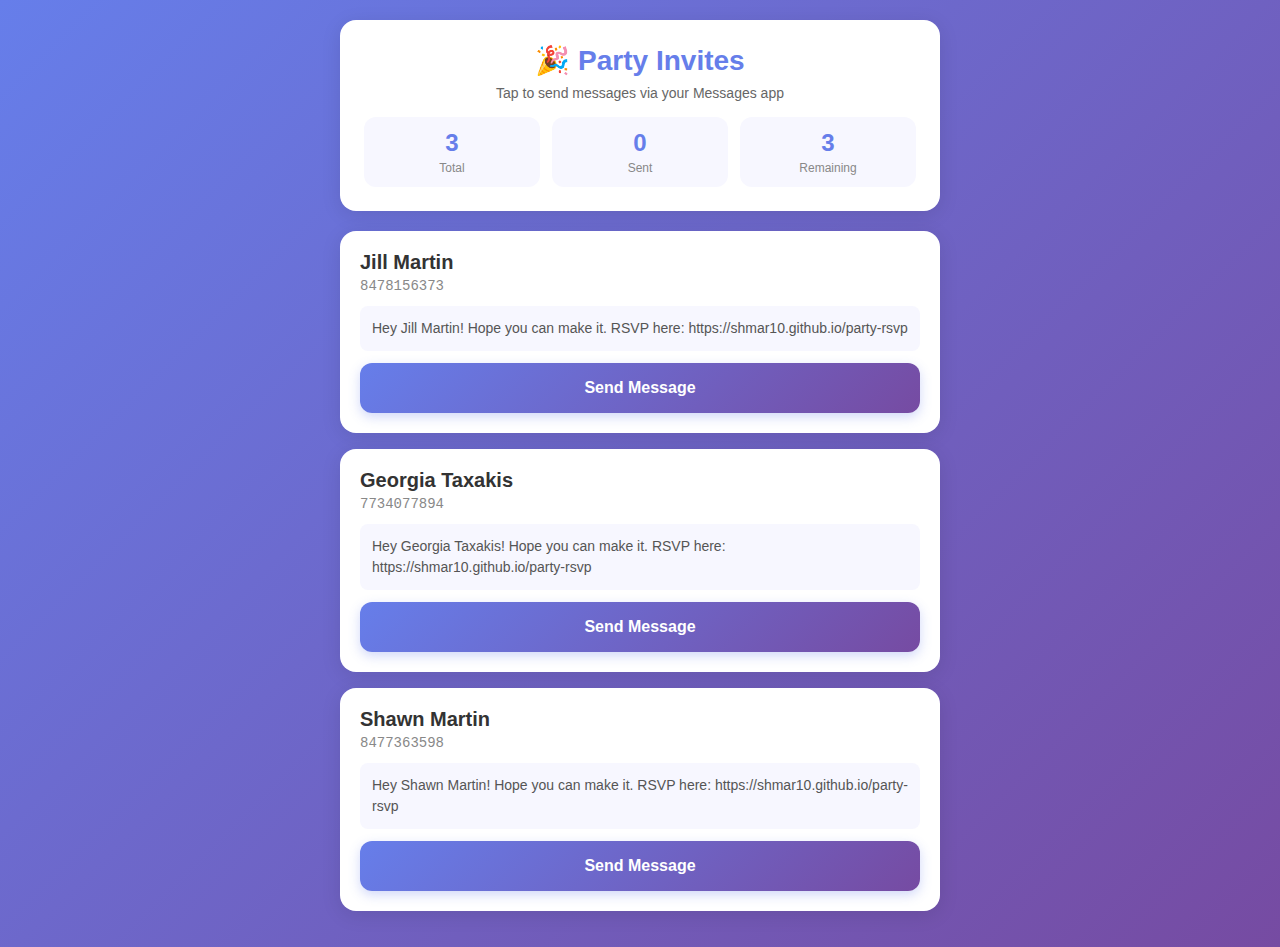
<file: mobile_sender.html>
<!DOCTYPE html>
<html lang="en">

<head>
    <meta charset="UTF-8">
    <meta name="viewport" content="width=device-width, initial-scale=1.0">
    <title>Party Invites - Quick Send</title>
    <style>
        * {
            margin: 0;
            padding: 0;
            box-sizing: border-box;
        }

        body {
            font-family: -apple-system, BlinkMacSystemFont, 'Segoe UI', Roboto, sans-serif;
            background: linear-gradient(135deg, #667eea 0%, #764ba2 100%);
            min-height: 100vh;
            padding: 20px;
        }

        .container {
            max-width: 600px;
            margin: 0 auto;
        }

        .header {
            background: white;
            border-radius: 16px;
            padding: 24px;
            margin-bottom: 20px;
            box-shadow: 0 4px 20px rgba(0, 0, 0, 0.1);
            text-align: center;
        }

        .header h1 {
            color: #667eea;
            font-size: 28px;
            margin-bottom: 8px;
        }

        .header p {
            color: #666;
            font-size: 14px;
        }

        .stats {
            display: flex;
            gap: 12px;
            margin-top: 16px;
        }

        .stat {
            flex: 1;
            background: #f7f7ff;
            padding: 12px;
            border-radius: 12px;
            text-align: center;
        }

        .stat-number {
            font-size: 24px;
            font-weight: bold;
            color: #667eea;
        }

        .stat-label {
            font-size: 12px;
            color: #888;
            margin-top: 4px;
        }

        .guest-card {
            background: white;
            border-radius: 16px;
            padding: 20px;
            margin-bottom: 16px;
            box-shadow: 0 4px 20px rgba(0, 0, 0, 0.1);
        }

        .guest-card.sent {
            opacity: 0.6;
            background: #f0f0f0;
        }

        .guest-info {
            margin-bottom: 12px;
        }

        .guest-name {
            font-size: 20px;
            font-weight: 600;
            color: #333;
            margin-bottom: 4px;
        }

        .guest-phone {
            font-size: 14px;
            color: #888;
            font-family: 'Courier New', monospace;
        }

        .message-preview {
            background: #f7f7ff;
            padding: 12px;
            border-radius: 8px;
            margin-bottom: 12px;
            font-size: 14px;
            color: #555;
            line-height: 1.5;
        }

        .send-btn {
            width: 100%;
            padding: 16px;
            background: linear-gradient(135deg, #667eea 0%, #764ba2 100%);
            color: white;
            border: none;
            border-radius: 12px;
            font-size: 16px;
            font-weight: 600;
            cursor: pointer;
            transition: transform 0.2s;
            box-shadow: 0 4px 12px rgba(102, 126, 234, 0.3);
        }

        .send-btn:active {
            transform: scale(0.98);
        }

        .send-btn.sent {
            background: #888;
            box-shadow: none;
        }

        @media (max-width: 480px) {
            .header h1 {
                font-size: 24px;
            }

            .guest-name {
                font-size: 18px;
            }
        }
    </style>
</head>

<body>
    <div class="container">
        <div class="header">
            <h1>🎉 Party Invites</h1>
            <p>Tap to send messages via your Messages app</p>
            <div class="stats">
                <div class="stat">
                    <div class="stat-number" id="totalCount">0</div>
                    <div class="stat-label">Total</div>
                </div>
                <div class="stat">
                    <div class="stat-number" id="sentCount">0</div>
                    <div class="stat-label">Sent</div>
                </div>
                <div class="stat">
                    <div class="stat-number" id="remainingCount">0</div>
                    <div class="stat-label">Remaining</div>
                </div>
            </div>
        </div>

        <div id="guestList"></div>
    </div>

    <script>
        // ========================================
        // CUSTOMIZE THESE VALUES (updated automatically by Party Manager):
        // ========================================
        const PARTY_LINK = "https://shmar10.github.io/party-rsvp";
        const EVENT_ID = "Celebration NightCelebration Night"; // Unique ID for tracking progress

        // Add your guests here (copy from guests.csv)
        const guests = [
            { name: "Jill Martin", phone: "8478156373" },
            { name: "Georgia Taxakis", phone: "7734077894" },
            { name: "Shawn Martin", phone: "8477363598" }
        ];
        // ========================================

        // Use event-specific storage key
        const STORAGE_KEY = `sentGuests_${EVENT_ID.toLowerCase().replace(/\s+/g, '_')}`;
        let sentGuests = new Set(JSON.parse(localStorage.getItem(STORAGE_KEY) || '[]'));

        function renderGuests() {
            const listEl = document.getElementById('guestList');
            listEl.innerHTML = '';

            guests.forEach((guest) => {
                const isSent = sentGuests.has(guest.phone);
                const message = `Hey ${guest.name}! Hope you can make it. RSVP here: ${PARTY_LINK}`;

                const card = document.createElement('div');
                card.className = `guest-card ${isSent ? 'sent' : ''}`;
                card.innerHTML = `
                    <div class="guest-info">
                        <div class="guest-name">${guest.name}</div>
                        <div class="guest-phone">${guest.phone}</div>
                    </div>
                    <div class="message-preview">${message}</div>
                    <button class="send-btn ${isSent ? 'sent' : ''}" onclick="sendMessage('${guest.phone}', '${guest.name}')">
                        ${isSent ? '✓ Sent' : 'Send Message'}
                    </button>
                `;
                listEl.appendChild(card);
            });
        }

        function sendMessage(phone, name) {
            const message = `Hey ${name}! Hope you can make it. RSVP here: ${PARTY_LINK}`;
            const smsUrl = `sms:${phone}?body=${encodeURIComponent(message)}`;

            // Mark as sent
            sentGuests.add(phone);
            localStorage.setItem(STORAGE_KEY, JSON.stringify([...sentGuests]));

            // Open Messages app
            window.location.href = smsUrl;

            // Update UI
            setTimeout(() => {
                renderGuests();
                updateStats();
            }, 500);
        }

        function updateStats() {
            document.getElementById('totalCount').textContent = guests.length;
            document.getElementById('sentCount').textContent = sentGuests.size;
            document.getElementById('remainingCount').textContent = guests.length - sentGuests.size;
        }

        // Initialize
        renderGuests();
        updateStats();

        // Reset (long-press header for 2 seconds to reset)
        let headerPressTimer;
        document.querySelector('.header').addEventListener('touchstart', () => {
            headerPressTimer = setTimeout(() => {
                if (confirm(`Reset sent status for "${EVENT_ID}"?`)) {
                    localStorage.removeItem(STORAGE_KEY);
                    sentGuests.clear();
                    renderGuests();
                    updateStats();
                }
            }, 2000);
        });
        document.querySelector('.header').addEventListener('touchend', () => {
            clearTimeout(headerPressTimer);
        });
    </script>
</body>

</html>
</file>
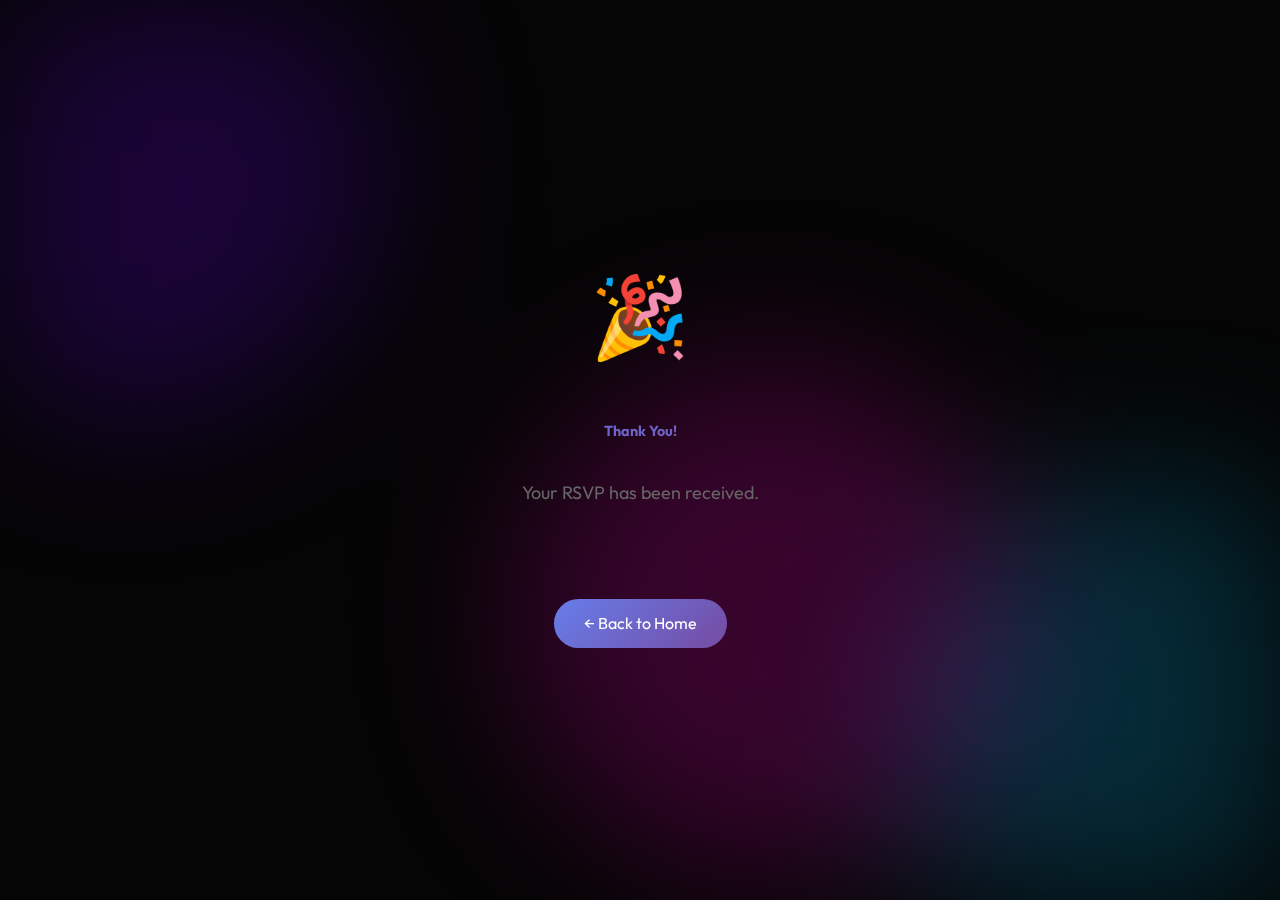
<file: thank-you.html>
<!DOCTYPE html>
<html lang="en">

<head>
    <meta charset="UTF-8">
    <meta name="viewport" content="width=device-width, initial-scale=1.0">
    <title>Thank You! | Party RSVP</title>
    <link rel="stylesheet" href="styles.css">
    <link rel="preconnect" href="https://fonts.googleapis.com">
    <link rel="preconnect" href="https://fonts.gstatic.com" crossorigin>
    <link href="https://fonts.googleapis.com/css2?family=Outfit:wght@300;400;600;700&display=swap" rel="stylesheet">
    <style>
        .thank-you-container {
            text-align: center;
            padding: 60px 20px;
            max-width: 600px;
            margin: 0 auto;
        }

        .emoji {
            font-size: 80px;
            margin-bottom: 20px;
            animation: bounce 2s infinite;
        }

        @keyframes bounce {

            0%,
            100% {
                transform: translateY(0);
            }

            50% {
                transform: translateY(-20px);
            }
        }

        .thank-you-message {
            font-size: 32px;
            font-weight: 700;
            margin-bottom: 20px;
            background: linear-gradient(135deg, #667eea 0%, #764ba2 100%);
            -webkit-background-clip: text;
            -webkit-text-fill-color: transparent;
            background-clip: text;
        }

        .thank-you-text {
            font-size: 18px;
            color: #666;
            line-height: 1.6;
            margin-bottom: 40px;
        }

        .event-reminder {
            background: rgba(102, 126, 234, 0.1);
            border-left: 4px solid #667eea;
            padding: 20px;
            border-radius: 8px;
            margin-bottom: 30px;
            text-align: left;
        }

        .back-btn {
            display: inline-block;
            padding: 12px 30px;
            background: linear-gradient(135deg, #667eea 0%, #764ba2 100%);
            color: white;
            text-decoration: none;
            border-radius: 30px;
            transition: transform 0.2s;
        }

        .back-btn:hover {
            transform: scale(1.05);
        }

        .calendar-btn {
            display: inline-block;
            padding: 12px 30px;
            background: #28a745;
            color: white;
            text-decoration: none;
            border-radius: 30px;
            transition: transform 0.2s;
            margin: 10px;
            border: none;
            font-size: 16px;
            cursor: pointer;
        }

        .calendar-btn:hover {
            transform: scale(1.05);
            background: #218838;
        }

        .btn-container {
            margin-top: 20px;
        }
    </style>
</head>

<body class="dark-mode">
    <div class="background-blobs">
        <div class="blob blob-1"></div>
        <div class="blob blob-2"></div>
        <div class="blob blob-3"></div>
    </div>

    <main class="container thank-you-container" data-event-name="" data-event-date="" data-event-time=""
        data-event-location="">
        <div class="emoji" id="emoji">🎉</div>
        <h1 class="thank-you-message" id="message">Thank You!</h1>
        <p class="thank-you-text" id="text"></p>

        <div class="event-reminder" id="reminder" style="display: none;">
            <h3 style="margin-top: 0; color: #667eea;">Event Details:</h3>
            <p style="margin: 10px 0;"><strong>📅 Date:</strong> <span id="detailDate">Saturday, Jan 24th</span></p>
            <p style="margin: 10px 0;"><strong>⏰ Time:</strong> <span id="detailTime">6:00 PM</span></p>
            <p style="margin: 10px 0;"><strong>📍 Location:</strong> <span id="detailLocation">The Martin's Lanai</span>
            </p>
        </div>

        <div class="btn-container">
            <button class="calendar-btn" id="addToCalendarBtn" style="display: none;" onclick="addToCalendar()">
                📅 Add to Calendar
            </button>
            <br>
            <button class="calendar-btn" id="addToGoogleCalendarBtn"
                style="display: none; background-color: #4285F4; margin-top: 5px;" onclick="addToGoogleCalendar()">
                📅 Add to Google Calendar (Android)
            </button>
            <br>
            <a href="index.html" class="back-btn">← Back to Home</a>
        </div>
    </main>

    <script>
        // Get attending status and event details from URL parameters
        const urlParams = new URLSearchParams(window.location.search);
        const attending = urlParams.get('attending');
        const eventName = urlParams.get('event') || 'Party Event';
        const eventDate = urlParams.get('date') || 'Saturday, Jan 24th';
        const eventTime = urlParams.get('time') || '6:00 PM';
        const eventLocation = urlParams.get('location') || 'TBD';

        const emojiEl = document.getElementById('emoji');
        const messageEl = document.getElementById('message');
        const textEl = document.getElementById('text');
        const reminderEl = document.getElementById('reminder');
        const addCalendarBtn = document.getElementById('addToCalendarBtn');
        const addGoogleCalendarBtn = document.getElementById('addToGoogleCalendarBtn');

        // Store event details in data attributes
        const mainEl = document.querySelector('.thank-you-container');
        mainEl.setAttribute('data-event-name', eventName);
        mainEl.setAttribute('data-event-date', eventDate);
        mainEl.setAttribute('data-event-time', eventTime);
        mainEl.setAttribute('data-event-location', eventLocation);

        if (attending === 'yes') {
            emojiEl.textContent = '🎉';
            messageEl.textContent = "We Can't Wait to See You!";
            textEl.textContent = "Your RSVP has been received. We're so excited you can make it! Get ready for an unforgettable evening of great music, drinks, and amazing company.";
            reminderEl.style.display = 'block';
            addCalendarBtn.style.display = 'inline-block';
            addGoogleCalendarBtn.style.display = 'inline-block';

            // Update detail display
            document.getElementById('detailDate').textContent = eventDate;
            document.getElementById('detailTime').textContent = eventTime;
            document.getElementById('detailLocation').textContent = eventLocation;
        } else if (attending === 'no') {
            emojiEl.textContent = '😢';
            messageEl.textContent = "We'll Miss You!";
            textEl.textContent = "Thank you for letting us know. We're sorry you can't make it, but we hope to see you at the next celebration!";
        } else {
            // Default message if no parameter
            messageEl.textContent = "Thank You!";
            textEl.textContent = "Your RSVP has been received.";
        }

        function addToCalendar() {
            const name = mainEl.getAttribute('data-event-name');
            const date = mainEl.getAttribute('data-event-date');
            const time = mainEl.getAttribute('data-event-time');
            const location = mainEl.getAttribute('data-event-location');

            // Parse date and time (this is a simplified parser - adjust as needed)
            // For now, we'll use a fixed date format
            // You can enhance this to parse various formats
            const eventDateTime = parseEventDateTime(date, time);

            // Generate .ics file content
            const icsContent = generateICS(name, eventDateTime, location);

            // Create download link
            const blob = new Blob([icsContent], { type: 'text/calendar;charset=utf-8' });
            const link = document.createElement('a');
            link.href = URL.createObjectURL(blob);
            link.download = 'event.ics';
            document.body.appendChild(link);
            link.click();
            document.body.removeChild(link);
        }

        function addToGoogleCalendar() {
            const name = mainEl.getAttribute('data-event-name');
            const date = mainEl.getAttribute('data-event-date');
            const time = mainEl.getAttribute('data-event-time');
            const location = mainEl.getAttribute('data-event-location');

            const startDate = parseEventDateTime(date, time);
            const endDate = new Date(startDate.getTime() + (3 * 60 * 60 * 1000)); // 3 hours duration

            const formatDate = (date) => {
                return date.toISOString().replace(/[-:]/g, '').split('.')[0] + 'Z';
            };

            const startStr = formatDate(startDate);
            const endStr = formatDate(endDate);

            const url = new URL('https://calendar.google.com/calendar/render');
            url.searchParams.append('action', 'TEMPLATE');
            url.searchParams.append('text', name);
            url.searchParams.append('dates', `${startStr}/${endStr}`);
            url.searchParams.append('details', 'RSVP confirmed. See you there!');
            url.searchParams.append('location', location);

            window.location.href = url.toString();
        }

        function parseEventDateTime(dateStr, timeStr) {
            // Simple parser - enhance as needed
            // For now, returns a default date
            // In production, you'd want to parse the actual date/time strings
            const now = new Date();
            const year = now.getFullYear();

            // Try to extract month and day from dateStr
            // This is a simple implementation
            const month = dateStr.includes('Jan') ? 0 :
                dateStr.includes('Feb') ? 1 :
                    dateStr.includes('Mar') ? 2 :
                        dateStr.includes('Apr') ? 3 :
                            dateStr.includes('May') ? 4 :
                                dateStr.includes('Jun') ? 5 :
                                    dateStr.includes('Jul') ? 6 :
                                        dateStr.includes('Aug') ? 7 :
                                            dateStr.includes('Sep') ? 8 :
                                                dateStr.includes('Oct') ? 9 :
                                                    dateStr.includes('Nov') ? 10 : 11;

            const dayMatch = dateStr.match(/\d+/);
            const day = dayMatch ? parseInt(dayMatch[0]) : 1;

            // Parse time
            const hourMatch = timeStr.match(/(\d+):?(\d*)\s*(AM|PM)/i);
            let hour = 18; // default 6 PM
            let minute = 0;

            if (hourMatch) {
                hour = parseInt(hourMatch[1]);
                minute = hourMatch[2] ? parseInt(hourMatch[2]) : 0;
                if (hourMatch[3].toUpperCase() === 'PM' && hour < 12) hour += 12;
                if (hourMatch[3].toUpperCase() === 'AM' && hour === 12) hour = 0;
            }

            return new Date(year, month, day, hour, minute);
        }

        function generateICS(title, startDate, location) {
            const endDate = new Date(startDate.getTime() + (3 * 60 * 60 * 1000)); // 3 hours duration

            const formatDate = (date) => {
                return date.toISOString().replace(/[-:]/g, '').split('.')[0] + 'Z';
            };

            const now = new Date();
            const dtstamp = formatDate(now);
            const dtstart = formatDate(startDate);
            const dtend = formatDate(endDate);

            return `BEGIN:VCALENDAR
VERSION:2.0
PRODID:-//Party RSVP//Event//EN
BEGIN:VEVENT
UID:${dtstamp}@partyrsvp
DTSTAMP:${dtstamp}
DTSTART:${dtstart}
DTEND:${dtend}
SUMMARY:${title}
LOCATION:${location}
DESCRIPTION:${title} - See you there!
STATUS:CONFIRMED
END:VEVENT
END:VCALENDAR`;
        }
    </script>
</body>

</html>
</file>
<file: styles.css>
:root {
    --bg-color: #050505;
    --card-bg: rgba(255, 255, 255, 0.05);
    --text-primary: #ffffff;
    --text-secondary: #a0a0a0;
    --accent-color: #7000ff;
    --accent-glow: rgba(112, 0, 255, 0.5);
    --error-color: #ff4d4d;
    --success-color: #00ff7f;
    --font-main: 'Outfit', sans-serif;
}

* {
    margin: 0;
    padding: 0;
    box-sizing: border-box;
}

body {
    background-color: var(--bg-color);
    color: var(--text-primary);
    font-family: var(--font-main);
    line-height: 1.6;
    overflow-x: hidden;
    min-height: 100vh;
    display: flex;
    justify-content: center;
    align-items: center;
}

/* Background Animations */
.background-blobs {
    position: fixed;
    top: 0;
    left: 0;
    width: 100%;
    height: 100%;
    z-index: -1;
    overflow: hidden;
    filter: blur(80px);
}

.blob {
    position: absolute;
    width: 40vw;
    height: 40vw;
    border-radius: 50%;
    opacity: 0.2;
    animation: move 20s infinite alternate;
}

.blob-1 {
    background: var(--accent-color);
    top: -10%;
    left: -10%;
}

.blob-2 {
    background: #00c2ff;
    bottom: -10%;
    right: -10%;
    animation-delay: -5s;
}

.blob-3 {
    background: #ff00c8;
    top: 40%;
    left: 40%;
    animation-delay: -10s;
}

@keyframes move {
    from { transform: translate(0, 0) scale(1); }
    to { transform: translate(10%, 10%) scale(1.1); }
}

.container {
    width: 100%;
    max-width: 500px;
    padding: 2rem;
    position: relative;
    z-index: 1;
}

.hero {
    text-align: center;
    margin-bottom: 3rem;
}

.hero h1 {
    font-size: 3rem;
    font-weight: 700;
    margin-bottom: 0.5rem;
    background: linear-gradient(135deg, #fff 0%, #a0a0a0 100%);
    -webkit-background-clip: text;
    -webkit-text-fill-color: transparent;
}

.hero .subtitle {
    color: var(--text-secondary);
    font-size: 1.1rem;
    margin-bottom: 2rem;
}

.event-details {
    display: flex;
    flex-direction: column;
    gap: 1rem;
    align-items: center;
    background: var(--card-bg);
    padding: 1.5rem;
    border-radius: 20px;
    backdrop-filter: blur(10px);
    border: 1px solid rgba(255, 255, 255, 0.1);
}

.detail-item {
    display: flex;
    align-items: center;
    gap: 0.75rem;
    font-size: 0.95rem;
    color: var(--text-primary);
}

.rsvp-card {
    background: var(--card-bg);
    padding: 2.5rem;
    border-radius: 30px;
    backdrop-filter: blur(20px);
    border: 1px solid rgba(255, 255, 255, 0.1);
    box-shadow: 0 25px 50px -12px rgba(0, 0, 0, 0.5);
}

.rsvp-card h2 {
    font-size: 1.75rem;
    margin-bottom: 2rem;
    text-align: center;
}

.form-group {
    margin-bottom: 1.5rem;
}

.form-group label {
    display: block;
    font-size: 0.9rem;
    color: var(--text-secondary);
    margin-bottom: 0.5rem;
}

.form-group input, 
.form-group textarea {
    width: 100%;
    padding: 1rem;
    background: rgba(255, 255, 255, 0.03);
    border: 1px solid rgba(255, 255, 255, 0.1);
    border-radius: 12px;
    color: white;
    font-family: inherit;
    font-size: 1rem;
    transition: all 0.3s ease;
}

.form-group input:focus, 
.form-group textarea:focus {
    outline: none;
    border-color: var(--accent-color);
    background: rgba(255, 255, 255, 0.05);
    box-shadow: 0 0 15px var(--accent-glow);
}

.form-group textarea {
    height: 100px;
    resize: vertical;
}

.submit-btn {
    width: 100%;
    padding: 1.25rem;
    background: var(--accent-color);
    color: white;
    border: none;
    border-radius: 15px;
    font-size: 1.1rem;
    font-weight: 600;
    cursor: pointer;
    transition: all 0.3s cubic-bezier(0.175, 0.885, 0.32, 1.275);
    display: flex;
    justify-content: center;
    align-items: center;
    position: relative;
    overflow: hidden;
}

.submit-btn:hover {
    transform: translateY(-2px);
    box-shadow: 0 10px 30px var(--accent-glow);
}

.submit-btn:active {
    transform: translateY(0);
}

.submit-btn .loader {
    display: none;
    width: 20px;
    height: 20px;
    border: 3px solid rgba(255, 255, 255, 0.3);
    border-radius: 50%;
    border-top-color: #fff;
    animation: spin 1s ease-in-out infinite;
}

@keyframes spin {
    to { transform: rotate(360deg); }
}

.submit-btn.loading .btn-text {
    display: none;
}

.submit-btn.loading .loader {
    display: block;
}

#message {
    margin-top: 1.5rem;
    text-align: center;
    padding: 1rem;
    border-radius: 10px;
    font-size: 0.9rem;
}

#message.success {
    background: rgba(0, 255, 127, 0.1);
    color: var(--success-color);
    border: 1px solid rgba(0, 255, 127, 0.2);
}

#message.error {
    background: rgba(255, 77, 77, 0.1);
    color: var(--error-color);
    border: 1px solid rgba(255, 77, 77, 0.2);
}

.hidden {
    display: none;
}

@media (max-width: 480px) {
    .container {
        padding: 1rem;
    }
    
    .hero h1 {
        font-size: 2.25rem;
    }
    
    .rsvp-card {
        padding: 1.5rem;
    }
}
</file>
